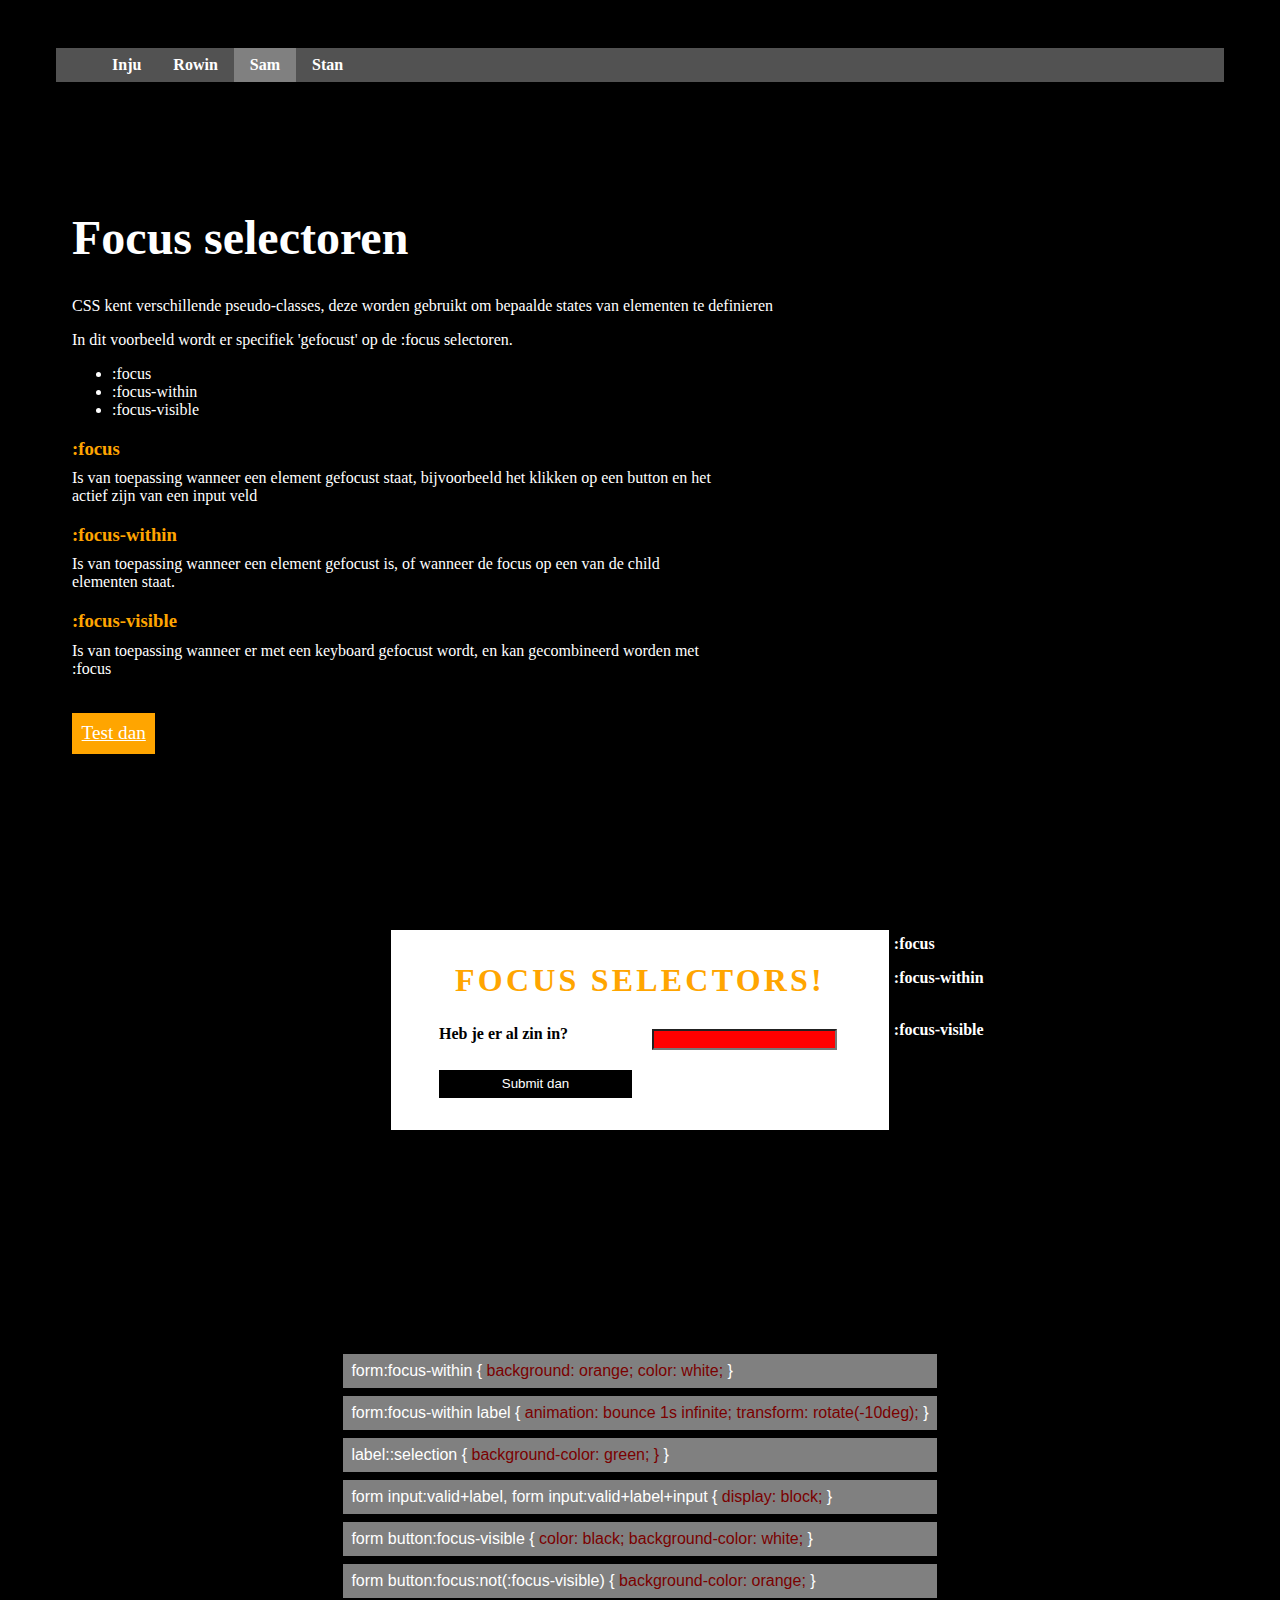
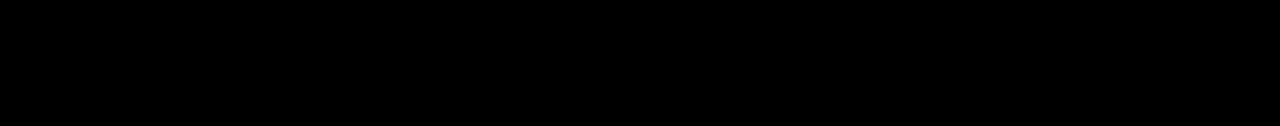
<file: kennismakings-opdracht/index.html>
<!DOCTYPE html>
<html lang="en">

<head>
    <meta charset="UTF-8">
    <meta name="viewport" content="width=device-width, initial-scale=1.0">
    <title>Kennismakings opdracht</title>
    <link rel="stylesheet" href="styles/style.css">
</head>

<body>
    <header>
        <nav>
            <ul>
                <li>
                    <a href="https://injumichorius.github.io/CSS/">Inju</a>
                </li>
                <li>
                    <a href="https://rowinruizendaal.github.io/css-to-the-rescue-2021/index.html">Rowin</a>
                </li>
                <li>
                    <a href="https://samslotemaker.github.io/css-to-the-rescue-2021/kennismakings-opdracht/index.html"
                        class="active">Sam</a>
                </li>
                <li>
                    <a href="https://stanbankras.github.io/css-to-the-rescue-2021/index.html">Stan</a>
                </li>
            </ul>
        </nav>
    </header>
    <section>
        <h1>Focus selectoren</h1>
        <p>CSS kent verschillende pseudo-classes, deze worden gebruikt om bepaalde states van elementen te definieren
        </p>
        <p>In dit voorbeeld wordt er specifiek 'gefocust' op de :focus selectoren.</p>

        <ul>
            <li>:focus</li>
            <li>:focus-within</li>
            <li>:focus-visible</li>
        </ul>

        <h3>:focus</h3>
        <p>Is van toepassing wanneer een element gefocust staat, bijvoorbeeld het klikken op een button en het actief
            zijn van een input veld</p>
        <h3>:focus-within</h3>
        <p>Is van toepassing wanneer een element gefocust is, of wanneer de focus op een van de child elementen staat.
        </p>
        <h3>:focus-visible</h3>
        <p>Is van toepassing wanneer er met een keyboard gefocust wordt, en kan gecombineerd worden met :focus
        </p>
        <a href="#form">Test dan</a>

    </section>
    <section id="form">
        <section>
            <code>
                form:focus-within {
                <span>background: orange;
                    color: white;</span>
                }

            </code>
            <code>
                form:focus-within label {
                <span> animation: bounce 1s infinite;
                    transform: rotate(-10deg);</span>
                }
            </code>
            <code>
                label::selection {
                <span>background-color: green;
                    }</span>
                }
            </code>
            <code>
                form input:valid+label,
                form input:valid+label+input {
                <span>display: block;</span>
                }
            </code>
            <code>
                form button:focus-visible {
                <span> color: black;
                    background-color: white;</span>
                }
            </code>
            <code>form button:focus:not(:focus-visible) {
                <span>background-color: orange;</span>
                }</code>
        </section>
        <form>
            <legend>Focus selectors!</legend>

            <label for="one">Heb je er al zin in?</label>
            <input id="one" type="text" required>

            <label for="two">Echt waar?</label>
            <input id="two" type="text" required>

            <label for="">wow geheime input</label>
            <input type="text" required>


            <button>Submit dan</button>
            <div>
                <p>:focus<span>: Wanneer focus op het element staat</span></p>
                <p>:focus-within<span>:Wanneer focus op het element OF iedereen child element staat</span></p>
                <p>:focus-visible<span>: Op keyboard focus</span></p>
            </div>
        </form>
    </section>
</body>

</html>
</file>
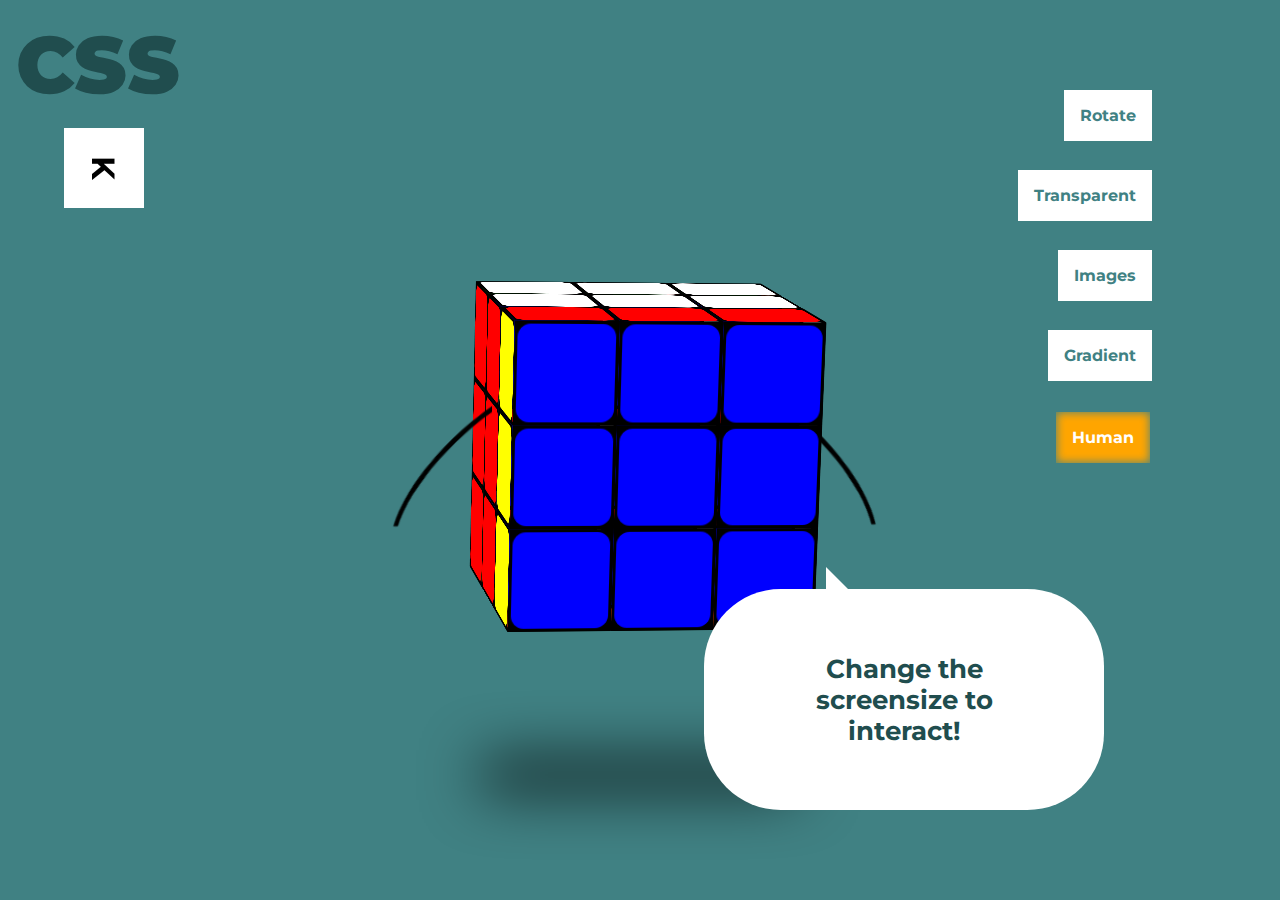
<file: rubiks-kubus/index.html>
<!DOCTYPE html>
<html lang="en">

<head>
    <meta charset="UTF-8">
    <meta name="viewport" content="width=device-width, initial-scale=1.0">
    <title>CSS 3D rubiks cube</title>
    <link rel="stylesheet" href="styles/style.css">
    <script src="script/script.js" defer></script>
</head>

<body>

    <header>
        <h1>
            <!-- small cube logo -->
            <div><span>R</span><span>U</span><span>B</span><span>I</span><span>K</span><span>S</span></div>
        </h1>
        <h2>CSS</h2>
    </header>
    <main>
        <!-- buttons -->
        <input id="rotate" type="checkbox" required>
        <label for="rotate">Rotate</label>
        <input id="color" type="checkbox" required>
        <label for="color">Transparent</label>
        <input id="images" type="checkbox" required>
        <label for="images">Images</label>
        <input id="gradient" type="checkbox" required>
        <label for="gradient">Gradient</label>
        <input id="human" type="checkbox" checked required>
        <label for="human">Human</label>
        <!-- CUBE -->
        <span></span>
        <p>Change the screensize to interact!</p>
        <section>
            <div>
                <!-- HUMANLIKE THINGS -->
                <span class="human">
                    <span></span>
                    <span></span>
                    <span> </span>
                    <span></span>
                    <span></span>
                </span>

                <!-- eerste 9 -->
                <div class="one-1">
                    <span></span>
                    <span></span>
                    <span></span>
                    <span></span>
                    <span></span>
                    <span></span>
                </div>

                <div class="one-2">
                    <span></span>
                    <span></span>
                    <span></span>
                    <span></span>
                    <span></span>
                    <span></span>
                </div>

                <div class="one-3">
                    <span></span>
                    <span></span>
                    <span></span>
                    <span></span>
                    <span></span>
                    <span></span>
                </div>

                <div class="one-4">
                    <span></span>
                    <span></span>
                    <span></span>
                    <span></span>
                    <span></span>
                    <span></span>
                </div>

                <div class="one-5">
                    <span></span>
                    <span></span>
                    <span></span>
                    <span></span>
                    <span></span>
                    <span></span>
                </div>

                <div class="one-6">
                    <span></span>
                    <span></span>
                    <span></span>
                    <span></span>
                    <span></span>
                    <span></span>
                </div>

                <div class="one-7">
                    <span></span>
                    <span></span>
                    <span></span>
                    <span></span>
                    <span></span>
                    <span></span>
                </div>

                <div class="one-8">
                    <span></span>
                    <span></span>
                    <span></span>
                    <span></span>
                    <span></span>
                    <span></span>
                </div>

                <div class="one-9">
                    <span></span>
                    <span></span>
                    <span></span>
                    <span></span>
                    <span></span>
                    <span></span>
                </div>

                <!-- tweede 9 -->
                <div class="two-1">
                    <span></span>
                    <span></span>
                    <span></span>
                    <span></span>
                    <span></span>
                    <span></span>
                </div>

                <div class="two-2">
                    <span></span>
                    <span></span>
                    <span></span>
                    <span></span>
                    <span></span>
                    <span></span>
                </div>

                <div class="two-3">
                    <span></span>
                    <span></span>
                    <span></span>
                    <span></span>
                    <span></span>
                    <span></span>
                </div>

                <div class="two-4">
                    <span></span>
                    <span></span>
                    <span></span>
                    <span></span>
                    <span></span>
                    <span></span>
                </div>

                <div class="two-5">
                    <span></span>
                    <span></span>
                    <span></span>
                    <span></span>
                    <span></span>
                    <span></span>
                </div>

                <div class="two-6">
                    <span></span>
                    <span></span>
                    <span></span>
                    <span></span>
                    <span></span>
                    <span></span>
                </div>

                <div class="two-7">
                    <span></span>
                    <span></span>
                    <span></span>
                    <span></span>
                    <span></span>
                    <span></span>
                </div>

                <div class="two-8">
                    <span></span>
                    <span></span>
                    <span></span>
                    <span></span>
                    <span></span>
                    <span></span>
                </div>

                <div class="two-9">
                    <span></span>
                    <span></span>
                    <span></span>
                    <span></span>
                    <span></span>
                    <span></span>
                </div>

                <!-- derde 9 -->
                <div class="three-1">
                    <span></span>
                    <span></span>
                    <span></span>
                    <span></span>
                    <span></span>
                    <span></span>
                </div>

                <div class="three-2">
                    <span></span>
                    <span></span>
                    <span></span>
                    <span></span>
                    <span></span>
                    <span></span>
                </div>

                <div class="three-3">
                    <span></span>
                    <span></span>
                    <span></span>
                    <span></span>
                    <span></span>
                    <span></span>
                </div>

                <div class="three-4">
                    <span></span>
                    <span></span>
                    <span></span>
                    <span></span>
                    <span></span>
                    <span></span>
                </div>

                <div class="three-5">
                    <span></span>
                    <span></span>
                    <span></span>
                    <span></span>
                    <span></span>
                    <span></span>
                </div>

                <div class="three-6">
                    <span></span>
                    <span></span>
                    <span></span>
                    <span></span>
                    <span></span>
                    <span></span>
                </div>

                <div class="three-7">
                    <span></span>
                    <span></span>
                    <span></span>
                    <span></span>
                    <span></span>
                    <span></span>
                </div>

                <div class="three-8">
                    <span></span>
                    <span></span>
                    <span></span>
                    <span></span>
                    <span></span>
                    <span></span>
                </div>

                <div class="three-9">
                    <span></span>
                    <span></span>
                    <span></span>
                    <span></span>
                    <span></span>
                    <span></span>
                </div>
            </div>
        </section>
        <div>
            <strong>Boom!<span></span></strong>
        </div>
    </main>
    <footer></footer>
</body>

</html>
</file>
<file: kennismakings-opdracht/styles/style.css>
* {
    box-sizing: border-box;
    scroll-behavior: smooth;
}

body {
    background-color: black;
    font-family: "Comic Sans", cursive;
}

header nav {
    background-color: rgb(82, 82, 82);
    margin: 3em;
    margin-bottom: 2rem;
}

header nav ul {
    display: flex;
    flex-wrap: wrap;
    list-style: none;
}

header nav a {
    display: block;
    padding: 0.5rem 1rem;
    color: white;
    font-weight: bold;
    text-decoration: none;
    transition: .3s;
}

header nav a.active,
header nav a:hover {
    background-color: grey;
}

body>section:nth-of-type(2) {
    height: 100vh;
    display: grid;
    place-items: center;
}

h1 {
    font-size: 3em;
}

body>section:nth-of-type(1) {
    color: white;
    padding: 4em;
}

body>section:nth-of-type(1) p:nth-of-type(1n+3) {
    max-width: 40em;
    margin-top: 0;
}

body>section:nth-of-type(1) h3 {
    color: orange;
    margin-bottom: .5em;
}

section a {
    display: inline-block;
    margin-top: 1em;
    font-size: 1.2em;
    color: white;
    background-color: orange;
    padding: .5em;

}

form {
    background-color: white;
    color: black;
    font-weight: bold;
    padding: 2em 3em;
    max-width: 500px;
    position: relative;
    display: grid;
    grid-template-columns: 1fr 1fr;
    gap: 1em;
}



button {
    border: none;
    color: white;
    background-color: black;
    padding: .5em;
}

legend {
    grid-column: span 2;
    font-size: 2em;
    justify-self: center;
    align-items: center;
    text-transform: uppercase;
    color: orange;
    letter-spacing: .1em;
    margin-bottom: .3em;
}

label {
    display: inline-block;

}

form div {
    display: flex;
    flex-wrap: wrap;
    justify-content: space-between;
    align-items: center;
}

input {
    margin: 4px;
}


form>div {
    display: block;
    padding: .3em;
    position: absolute;
    right: 0;
    top: 0;
    transform: translateX(100%);
    color: white;
}

form>div>p {
    margin: 0;
    margin-bottom: 1em;
}

form>div>p>span {
    font-weight: lighter;
    color: orange;
    opacity: 0;
}

form>div>p:hover>span {
    opacity: 1;
}

@keyframes bounce {
    0% {
        background-color: red;
    }

    50% {
        background-color: blue;
    }

    100% {
        background-color: green;
    }
}

@keyframes bounce2 {
    0% {
        transform: translateY(0px);
    }

    50% {
        transform: translateY(-10px);
    }

    100% {
        transform: translateY(0px);
    }
}

@keyframes bounce3 {
    0% {
        transform: translate(0, 0);
    }

    25% {
        transform: translate(-100%, -100%);
    }

    50% {
        transform: translateY(0px);
    }

    75% {
        transform: translate(100%, 100%);
    }

    100% {
        transform: translate(0, 0);

    }
}



/* *************************** */
/* *********:FOCUS************ */
/* *************************** */

label::selection {
    background-color: green;
}

legend::selection {
    background-color: red;
}

input:focus {
    color: white;
}

form:focus-within {
    background: orange;
    color: white;
}

form:focus-within legend {
    color: orangered;
}

form:focus-within label {
    animation: bounce 1s infinite;
    transform: rotate(-10deg);
}

form:focus-within label:nth-of-type(2) {
    animation-delay: .33s;
}

form:focus-within label:nth-of-type(3) {
    animation-delay: .66s;
}

form:focus-within input {
    animation: bounce2 .3s infinite ease-in-out;
    margin-left: 2em;
}

form:focus-within button {
    animation: bounce3 1s infinite;
}

form button:focus-visible {
    color: black;
    background-color: white;
}

form button:focus:not(:focus-visible) {
    background-color: orange;
}

form input:valid {
    background-color: green;
}

form input:invalid {
    background-color: red;
}

form input:not(input:first-of-type),
form label:not(label:first-of-type) {
    display: none;
}

form input:valid+label,
form input:valid+label+input {
    display: block;
}

form>label:nth-of-type(3):first-letter {
    color: red;
    font-size: 1.4em;
}


form>input:nth-of-type(3) {
    animation: rotate 1s infinite linear;
}

form:focus-within>input:nth-of-type(3) {
    animation: rotate2 1s infinite linear;
}

form>input:nth-of-type(3):valid {
    display: inline-block;
    animation: fly 1s linear forwards;
}

@keyframes fly {
    form {
        transform: translate(0);
    }

    to {
        transform: translate(1000px, 1000px);
    }
}


@keyframes rotate {
    0% {
        transform: rotate(0deg);
    }

    100% {
        transform: rotate(360deg);
    }
}

@keyframes rotate2 {
    0% {
        transform: rotate(0deg);
    }

    100% {
        transform: rotate(-360deg);
    }
}

form div:nth-of-type(1) {
    flex-wrap: nowrap;
}

body>section {
    position: relative;
}

body>section>section {
    order: 2;
}

code {
    background-color: grey;
    color: white;
    padding: .5em;
    display: block;
    margin-bottom: .5em;
    font-family: sans-serif;
}

code span {
    color: rgb(122, 0, 0);

}
</file>
<file: rubiks-kubus/styles/style.css>
@import url('https://fonts.googleapis.com/css2?family=Montserrat:ital,wght@0,300;0,500;0,700;0,900;1,400&display=swap');

:root {
    --size: 100px;
    --scale: 1;
    --offset: calc(var(--size)/2);
    --negative-offset: calc(var(--size)/2*-1);
    --lightOrange: orange;
    --bgc: rgb(64, 129, 131);
    --red: red;
    --blue: blue;
    --white: white;
    --green: green;
    --orange: orangered;
    --yellow: yellow;
    --explode: 1;
}

* {
    box-sizing: border-box;
    margin: 0;
    padding: 0;
}

body {
    font-family: 'Montserrat', sans-serif;
    color: white;
    display: grid;
    place-items: center;
    height: 100vh;
    background-color: var(--bgc);
}


/* HEADING (SMALL CUBIE) */
h1 {
    transform-style: preserve-3d;
    display: inline-block;
    position: absolute;
    top: 4em;
    left: 2em;
    cursor: pointer;
    animation: rotating 3s linear infinite;
    animation-play-state: paused;
}

h1 div {
    width: 50px;
    height: 50px;
}

/* cubie walls */
h1 span {
    --size: 80px;
    --offset: calc(var(--size)/2);
    --negative-offset: calc(var(--size)/2*-1);
    display: inline-flex;
    position: absolute;
    align-items: center;
    justify-content: center;
    background-color: green;
    width: var(--size);
    height: var(--size);
    border: 2px solid white;
}

h1>div>span:nth-of-type(1) {
    background-color: var(--yellow);
    transform: translateZ(var(--offset));
}

h1>div>span:nth-of-type(2) {
    background-color: var(--blue);
    transform: rotateX(90deg) translateZ(var(--negative-offset)) rotate(180deg);
}

h1>div>span:nth-of-type(5) {
    background-color: var(--white);
    color: black;
    transform: translateZ(var(--negative-offset)) rotate(90deg);
}

h1>div>span:nth-of-type(6) {
    background-color: var(--green);
    transform: rotateX(90deg) translateZ(var(--offset));
}

h1>div>span:nth-of-type(4) {
    background-color: var(--red);
    transform: rotateY(90deg) translateZ(var(--offset));
}

h1>div>span:nth-of-type(3) {
    background-color: var(--orange);
    transform: rotateY(90deg) translateZ(var(--negative-offset)) rotate(180deg);
}

h1:hover {
    animation-play-state: running;
}

h2 {
    font-size: 5em;
    position: absolute;
    top: 1rem;
    left: 1rem;
    z-index: -1;
    font-weight: 900;
    color: rgb(32, 77, 78);
}

/* CHECKBOXES (BUTTONS) */
label {
    color: var(--bgc);
    background-color: white;
    font-weight: bold;
    padding: 1em;
    cursor: pointer;
}

/* hide input checkboxes */
input[type="checkbox"] {
    position: absolute;
    left: -100vw;
}

/* focus label states for keyboard */
input[type="checkbox"]:focus+label {
    border: var(--lightOrange) 3px solid;
}

input[type="checkbox"]:checked:focus+label {
    border: white 3px solid;
}

/* checked label state */
input[type="checkbox"]:checked+label {
    border: #408183 2px solid;
    background-color: var(--lightOrange);
    color: white;
    box-shadow: inset 0 0 10px #408183;
}

/* rotate cube */
input[type="checkbox"]:nth-of-type(1):valid~section>div {
    transform: rotateY(0) rotateX(0);
    animation: rotating 3s linear infinite;
}

input[type="checkbox"]:nth-of-type(2):valid~section>div {
    --red: #ff000088;
    --blue: #0000ff88;
    --white: #ffffff88;
    --green: #00ff0088;
    --orange: #ff880088;
    --yellow: #ffff0088;
}

input[type="checkbox"]:nth-of-type(2):valid~section>div>div>span {
    background-color: transparent;
}

/* POSITION LABELS */
input,
label {
    display: inline-block;
    position: absolute;
    right: 10%;
}

input:nth-of-type(1),
label:nth-of-type(1) {
    top: 10%;
}

input:nth-of-type(2),
label:nth-of-type(2) {
    top: calc(10% + 5em);
}

label:nth-of-type(3) {
    top: calc(10% + 10em);
}

label:nth-of-type(4) {
    top: calc(10% + 15em);
}

label:nth-of-type(5) {
    top: calc(10% + 20em);
}

/* SHADOW UNDER CUBE */
main>span {
    display: block;
    width: calc(var(--size)*3);
    position: absolute;
    top: 75%;
    left: 50%;
    transform: translate(-50%, -50%);
    height: 10px;
    box-shadow: 0 100px 60px 8px rgb(0 0 0);
    animation: boxShadow 6s linear infinite;
    transition: .3s ease-in-out;
}

/* initial text message */
p {
    z-index: 10;
    position: absolute;
    color: rgb(32, 77, 78);
    bottom: 10%;
    left: 55%;
    background-color: #fff;
    padding: 2.5em;
    max-width: 400px;
    text-align: center;
    border-radius: 3em;
    font-size: 1.6em;
    font-weight: bold;
    animation: disappear 1s ease-out forwards;
    animation-delay: 3s;
}

/* text message corner */
p::before {
    content: '';
    position: absolute;
    top: -10%;
    display: inline-block;
    width: 30px;
    height: 30px;
    border-left: white 30px solid;
    border-top: transparent 30px solid;
    border-bottom: transparent 30px solid;
}

/* BOOM ANIMATION */
/* container */
main>div {
    position: absolute;
    display: inline-block;
    top: 50%;
    left: 50%;
    transform: translate(-50%, -50%);
    opacity: 0;
    transition: .4s ease-in;
}

/* explosion clouds */
strong {
    font-size: 2em;
    position: relative;
    z-index: -1;
    text-transform: uppercase;
    opacity: 0;
    color: rgb(64, 129, 131);
}

strong::before,
strong::after,
strong span {
    display: inline-block;
    position: absolute;
    top: 50%;
    left: 50%;
    width: 400px;
    height: 400px;
    clip-path: polygon(50% 50%, 50% 50%, 50% 50%, 50% 50%, 50% 50%, 50% 50%, 50% 50%, 50% 50%, 50% 50%, 50% 50%);
}

strong::after {
    content: "";
    background-color: orange;
    transform: translate(-50%, -50%);
    z-index: -2;
    transition: .3s ease-in-out;
}

strong::before {
    content: "";
    z-index: -3;
    background-color: rgb(255, 136, 0);
    transform: translate(-50%, -50%) rotate(12deg);
    transition: .6s ease-in-out;
}

strong span {
    z-index: -4;
    background-color: rgb(255, 81, 0);
    transform: translate(-50%, -50%) rotate(32deg);
    transition: .6s ease-in-out;
}

/* ***************************** */
/* ************cube************* */
/* ***************************** */

/* container */
main>section {
    perspective: 200em;
    animation: float 6s ease-in-out infinite;
}

/* cube (cubie container) */
main>section>div {
    display: flex;
    justify-content: center;
    align-items: center;
    transform-style: preserve-3d;
    transform: scale(var(--scale)) rotateY(10deg) rotateX(-10deg);
    width: calc(var(--size)*3);
    height: calc(var(--size)*3);
    position: relative;
    transition: .3s ease-in-out;
}

/* cubie */
main>section>div>div {
    transform-style: preserve-3d;
    width: var(--size);
    height: var(--size);
    display: inline-block;
    position: absolute;
}

/* ************** */
/* **CUBIE WALLS* */
/* ************** */

/* cubie wall general */
main>section>div>div>span {
    position: absolute;
    display: inline-block;
    border: black calc(var(--size)/30) solid;
    width: var(--size);
    height: var(--size);
    background-color: black;
    transform: rotateX(var(--rotateWallX, 0deg)) rotateY(var(--rotateWallY, 0)) translateZ(var(--wall-offset, 0));
}

/* cubie wall positioning */
main>section>div>div>span:nth-of-type(1) {
    --rotateWallX: 90deg;
    --wall-offset: var(--offset)
}

main>section>div>div>span:nth-of-type(2) {
    --rotateWallY: 90deg;
    --wall-offset: var(--offset)
}

main>section>div>div>span:nth-of-type(3) {
    --wall-offset: var(--negative-offset);
}

main>section>div>div>span:nth-of-type(4) {
    --rotateWallY: 90deg;
    --wall-offset: var(--negative-offset);
}

main>section>div>div>span:nth-of-type(5) {
    --rotateWallX: 90deg;
    --wall-offset: var(--negative-offset);
}

main>section>div>div>span:nth-of-type(6) {
    --wall-offset: var(--offset);
}

/* set color to ::before so I can incorporate border radius */
main>section>div>div>span::before {
    content: "";
    border-radius: calc(var(--size)/8);
    width: 100%;
    height: 100%;
    position: absolute;
}

/* give all walls a color */
main>section>div>div>span:nth-of-type(1):before {
    background-color: var(--white);
}

main>section>div>div>span:nth-of-type(2):before {
    background-color: var(--orange);
}

main>section>div>div>span:nth-of-type(3):before {
    background-color: var(--green);
}

main>section>div>div>span:nth-of-type(4):before {
    background-color: var(--red);
}

main>section>div>div>span:nth-of-type(5):before {
    background-color: var(--yellow);
}

main>section>div>div>span:nth-of-type(6):before {
    background-color: var(--blue);
}

/* ********************** */
/* **VERPLAATSEN CUBIES* */
/* ********************** */

main>section>div>div {
    transition: transform .6s cubic-bezier(0.175, 0.885, 0.320, 1.275);
}

main>section>div>div {
    transform: rotateY(var(--rotateY, 0)) rotateX(var(--rotateX, 0)) rotateZ(var(--rotateZ, 0)) translateX(calc(var(--x, 0)*var(--size)*var(--explode))) translateY(calc(var(--y)*var(--size)*var(--explode))) translateZ(calc(var(--z)*var(--size)*var(--explode)))
}

/* bovenste rij */
.one-1 {
    --x: -1;
    --y: -1;
    --z: 1;
}

.one-2 {
    --y: -1;
    --z: 1;
}

.one-3 {
    --x: 1;
    --y: -1;
    --z: 1;
}

.one-4 {
    --x: -1;
    --y: 0;
    --z: 1;
}

.one-5 {
    --x: 0;
    --y: 0;
    --z: 1;
}

.one-6 {
    --x: 1;
    --y: 0;
    --z: 1;
}

.one-7 {
    --x: -1;
    --y: 1;
    --z: 1;
}

.one-8 {
    --x: 0;
    --y: 1;
    --z: 1;
}

.one-9 {
    --x: 1;
    --y: 1;
    --z: 1;
}

/* middelste rij */
.two-1 {
    --x: -1;
    --y: -1;
    --z: 0;
}

.two-2 {
    --x: 0;
    --y: -1;
    --z: 0;
}

.two-3 {
    --x: 1;
    --y: -1;
    --z: 0;
}

.two-4 {
    --x: -1;
    --y: 0;
    --z: 0;
}

.two-5 {
    --x: 0;
    --y: 0;
    --z: 0;

}

.two-6 {
    --x: 1;
    --y: 0;
    --z: 0;
}

.two-7 {
    --x: -1;
    --y: 1;
    --z: 0;
}

.two-8 {
    --x: 0;
    --y: 1;
    --z: 0;
}

.two-9 {
    --x: 1;
    --y: 1;
    --z: 0;
}

/* onderste rij */
.three-1 {
    --x: -1;
    --y: -1;
    --z: -1;
}

.three-2 {
    --x: 0;
    --y: -1;
    --z: -1;
}

.three-3 {
    --x: 1;
    --y: -1;
    --z: -1;
}

.three-4 {
    --x: -1;
    --y: 0;
    --z: -1;
}

.three-5 {
    --x: 0;
    --y: 0;
    --z: -1;
}

.three-6 {
    --x: 1;
    --y: 0;
    --z: -1;
}

.three-7 {
    --x: -1;
    --y: 1;
    --z: -1;
}

.three-8 {
    --x: 0;
    --y: 1;
    --z: -1;
}

.three-9 {
    --x: 1;
    --y: 1;
    --z: -1;
}

/* HUMAN */
section>div>span {
    opacity: 0;
}

.human {
    position: relative;
    display: block;
    width: calc(var(--size)*3);
    height: calc(var(--size)*3);
}

/* EYES */
.human>span:nth-of-type(-n+2) {
    transform-style: preserve-3d;
    z-index: 1;
    display: inline-block;
    position: absolute;
    transform: translateZ(calc((var(--size)*1.53)));
    top: 20%;
    width: calc(var(--size)/2);
    height: calc(var(--size)/2);
    background-color: white;
    border-radius: 50%;
}

.human>span:nth-of-type(-n+2):before,
.human>span:nth-of-type(-n+2):after {
    content: "";
    display: inline-block;
    position: absolute;
    transform-origin: -1px;
    animation: none;
}

.human>span:nth-of-type(-n+2)::before {
    width: 100%;
    height: 100%;
    background-color: grey;
    border-radius: 50%;
    z-index: 1;
    clip-path: inset(0 0 100% 0);
    animation: blink 4s ease-in infinite;
}

.human>span:nth-of-type(-n+2)::after {
    top: 10px;
    right: 10px;
    width: calc(var(--size)/5);
    height: calc(var(--size)/5);
    background-color: black;
    border-radius: 50%;
}

/* LEFT EYE */
.human>span:nth-of-type(1) {
    left: 20%;
}

/* RIGHT EYE */
.human>span:nth-of-type(2) {
    right: 20%;
}

/* MOUTH */
.human>span:nth-of-type(3) {
    display: inline-block;
    overflow: hidden;
    position: absolute;
    bottom: 15%;
    left: 50%;
    width: calc(var(--size)*1.5);
    height: calc(var(--size)/1.1);
    border-radius: 48% 52% 52% 48% / 25% 25% 75% 75%;
    transform: translateX(-50%) translateZ(calc((var(--size)*1.53)));
    background-color: #fff;
}

/* TONGUE */
.human>span:nth-of-type(3)::after {
    content: "";
    display: inline-block;
    position: absolute;
    bottom: calc(var(--size)*-0.3);
    left: 60%;
    transform: translateX(-50%);
    width: calc(var(--size)*0.5);
    height: calc(var(--size)*0.5);
    background-color: red;
    border-radius: 50%;
}

.human>span:nth-of-type(3)::before {
    content: "";
    display: inline-block;
    position: absolute;
    bottom: calc(var(--size)*-0.3);
    left: 45%;
    transform: translateX(-50%);
    width: calc(var(--size)*0.5);
    height: calc(var(--size)*0.5);
    background-color: red;
    border-radius: 50%;
}

/* ARMS */
.human>span:nth-of-type(n+4) {
    display: inline-block;
    position: absolute;
    width: 250px;
    height: 100px;
    border: solid 5px #000;
    border-color: #000 transparent transparent transparent;
    border-radius: 50%/50px 50px 0 0;
    animation: none;
}

/* ARM LEFT */
.human>span:nth-of-type(4) {
    --zTurn: -45deg;
    transform-origin: top right;
    transform: translateY(50%) rotateX(0) rotate(var(--zTurn));
    left: -200px;
}

/* ARM RIGHT */
.human>span:nth-of-type(5) {
    --zTurn: 45deg;
    transform-origin: top left;
    transform: translateY(50%) rotateX(0) rotate(var(--zTurn));
    right: -200px;
}

/* make the human attributes visible on checked box*/
input:nth-of-type(5):valid~section>div>span:nth-of-type(1) {
    opacity: 1;
}

/* rotate eyes and arm when cube is rotating */
input:nth-of-type(1):valid~section>div>span:nth-of-type(1)>span:nth-of-type(-n+2):after {
    animation: rotateEyes 1s infinite linear;
}

input:nth-of-type(1):valid~section>div>span:nth-of-type(1)>span:nth-of-type(n+4) {
    animation: rotateArm 1s linear infinite;
}

/* BACKGROUNDS */

/* EIFFEL IMAGE */
input[type="checkbox"]:nth-of-type(3):valid~section>div>div:nth-of-type(-n+9)>span:nth-of-type(6) {
    background-image: url('./images/eiffel.png');
    background-size: calc(var(--size)*3) calc(var(--size)*3);
}

/* GRADIENT */
input[type="checkbox"]:nth-of-type(4):valid~section>div>div:nth-of-type(n+16)>span:nth-of-type(3) {
    --aantalPunten: 30;
    --kleur1: green;
    --kleur2: rgb(1, 51, 1);
    --hoek: calc(360deg/var(--aantalPunten));
    background-image: repeating-conic-gradient(from var(--rotateDeg) at 50% 50%,
            var(--kleur1) calc(var(--hoek)*1) calc(var(--hoek)*2),
            var(--kleur2) calc(var(--hoek)*2) calc(var(--hoek)*3));
    background-size: calc(var(--size)*3) calc(var(--size)*3);
    animation: rotatingGradient 8s linear normal infinite;
}

/* remove color from :before elements to show images */
input[type="checkbox"]:nth-of-type(3):valid~section>div>div:nth-of-type(-n+9)>span:nth-of-type(6):before,
input[type="checkbox"]:nth-of-type(4):valid~section>div>div:nth-of-type(n+16)>span:nth-of-type(3):before {
    background-color: transparent;
}

/* Place images according to the cubie placement */
input[type="checkbox"]:nth-of-type(3):valid~section>div>.one-1>span:nth-of-type(6),
input[type="checkbox"]:nth-of-type(4):valid~section>div>.three-1>span:nth-of-type(3) {
    background-position: left top;
}

input[type="checkbox"]:nth-of-type(3):valid~section>div>.one-2>span:nth-of-type(6),
input[type="checkbox"]:nth-of-type(4):valid~section>div>.three-2>span:nth-of-type(3) {
    background-position: center top;
}

input[type="checkbox"]:nth-of-type(3):valid~section>div>.one-3>span:nth-of-type(6),
input[type="checkbox"]:nth-of-type(4):valid~section>div>.three-3>span:nth-of-type(3) {
    background-position: right top;
}

input[type="checkbox"]:nth-of-type(3):valid~section>div>.one-4>span:nth-of-type(6),
input[type="checkbox"]:nth-of-type(4):valid~section>div>.three-4>span:nth-of-type(3) {
    background-position: left center;
}

input[type="checkbox"]:nth-of-type(3):valid~section>div>.one-5>span:nth-of-type(6),
input[type="checkbox"]:nth-of-type(4):valid~section>div>.three-5>span:nth-of-type(3) {
    background-position: center center;
}

input[type="checkbox"]:nth-of-type(3):valid~section>div>.one-6>span:nth-of-type(6),
input[type="checkbox"]:nth-of-type(4):valid~section>div>.three-6>span:nth-of-type(3) {
    background-position: right center;
}

input[type="checkbox"]:nth-of-type(3):valid~section>div>.one-7>span:nth-of-type(6),
input[type="checkbox"]:nth-of-type(4):valid~section>div>.three-7>span:nth-of-type(3) {
    background-position: left bottom;
}

input[type="checkbox"]:nth-of-type(3):valid~section>div>.one-8>span:nth-of-type(6),
input[type="checkbox"]:nth-of-type(4):valid~section>div>.three-8>span:nth-of-type(3) {
    background-position: center bottom;
}

input[type="checkbox"]:nth-of-type(3):valid~section>div>.one-9>span:nth-of-type(6),
input[type="checkbox"]:nth-of-type(4):valid~section>div>.three-9>span:nth-of-type(3) {
    background-position: right bottom;
}

/* remove gradient rotate */
@media (prefers-reduced-motion) {
    input[type="checkbox"]:nth-of-type(4):valid~section>div>div:nth-of-type(n+16)>span:nth-of-type(3) {
        animation: none;
    }
}

/* F rotation */
@media (max-width: 1300px) {

    /* bovenste rij */
    .one-1,
    .one-2,
    .one-3,
    .one-4,
    .one-5,
    .one-6,
    .one-7,
    .one-8,
    .one-9 {
        --rotateZ: 90deg;
    }
}

/* middle rotation */
@media (max-width: 1200px) {

    /* middelste rij */
    .two-1,
    .two-2,
    .two-3,
    .two-4,
    .two-5,
    .two-6,
    .two-7,
    .two-8,
    .two-9 {
        --rotateZ: 90deg;
    }
}

/* back rotation */
@media (max-width: 1100px) {

    /* onderste rij */
    .three-1,
    .three-2,
    .three-3,
    .three-4,
    .three-5,
    .three-6,
    .three-7,
    .three-8,
    .three-9 {
        --rotateZ: 90deg;
    }
}

/* R' rotation */
@media (min-width: 1400px) {

    .one-3,
    .one-6,
    .one-9,
    .two-3,
    .two-6,
    .two-9,
    .three-3,
    .three-6,
    .three-9 {
        --rotateX: 90deg;
    }
}

/* F rotation after R' rotation */
@media (min-width: 1500px) {

    .one-1,
    .one-2,
    .one-4,
    .one-5,
    .one-7,
    .one-8,
    .one-9,
    .two-9,
    .three-9 {
        --rotateX: 0deg;
        --rotateZ: 90deg
    }

    .one-9,
    .two-9,
    .three-9 {
        --rotateY: 90deg
    }
}


/*Explode */
@media(max-width: 700px) {
    main>div {
        opacity: 1;
    }

    main>div>strong {
        opacity: 1;
    }

    /* change clippaths so explosion appears */
    strong::after {
        transition: .3s ease-in-out;
        clip-path: polygon(63% 4%, 66% 37%, 99% 39%, 80% 63%, 83% 87%, 49% 79%, 10% 86%, 32% 57%, 2% 35%, 35% 27%);
    }

    strong::before {
        transition: .6s ease-in-out;
        clip-path: polygon(63% 4%, 66% 37%, 99% 39%, 80% 63%, 83% 87%, 49% 79%, 10% 86%, 32% 57%, 2% 35%, 35% 27%);
    }

    strong span {
        transition: .6s ease-in-out;
        clip-path: polygon(59% 10%, 66% 37%, 99% 39%, 80% 63%, 90% 95%, 49% 67%, 8% 90%, 31% 57%, 3% 21%, 35% 27%)
    }

    main>span {
        opacity: 0;
        transition: .3s;
    }

    body {
        overflow: hidden;
    }

    main>section>div {
        animation: none;
        opacity: 0;
        transition: .3s;

    }

    main>section>div>div {
        --explode: 10;
    }

    /* rotate cubies that stay in place when exploding */
    .one-5,
    .two-5,
    .three-5 {
        --rotateZ: 90deg;
        --rotateY: 90deg;
        --rotateX: 90deg;
    }
}

/* ANIMATIONS */
@keyframes float {
    0% {
        transform: translatey(0px);
    }

    50% {
        transform: translatey(-20px);
    }

    100% {
        transform: translatey(0px);
    }
}

@keyframes rotating {
    from {
        transform: rotate3d(0);
    }

    to {
        transform: rotate3d(1, 1, 1, 360deg);
    }
}

@keyframes boxShadow {
    0% {
        box-shadow: 0 100px 48px 8px rgb(0 0 0);
    }

    50% {
        box-shadow: 0 100px 63px 12px rgba(0, 0, 0, 0.829);
    }

    100% {
        box-shadow: 0 100px 48px 8px rgb(0 0 0);
    }
}

@keyframes disappear {
    from {
        opacity: 1
    }

    to {
        opacity: 0;
    }
}

@keyframes rotateEyes {
    from {
        transform: rotateZ(0deg);
    }

    to {
        transform: rotateZ(360deg);
    }
}

@keyframes rotateArm {
    from {
        transform: translateY(50%) rotateX(0) rotate(var(--zTurn));
    }

    to {
        transform: translateY(50%) rotateX(360deg) rotate(var(--zTurn));
    }
}

@keyframes blink {
    0% {
        clip-path: inset(0 0 100% 0);
    }

    3% {
        clip-path: inset(0 0 0 0);
    }

    5% {
        clip-path: inset(0 0 100% 0);
    }

    100% {
        clip-path: inset(0 0 100% 0);
    }
}

/* turn with houdini @property */
@property --rotateDeg {
    syntax: '<angle>';
    inherits: false;
    initial-value: 0turn;
}

@keyframes rotatingGradient {
    0% {
        --rotateDeg: 0turn;
    }

    100% {
        --rotateDeg: -1turn;
    }
}
</file>
